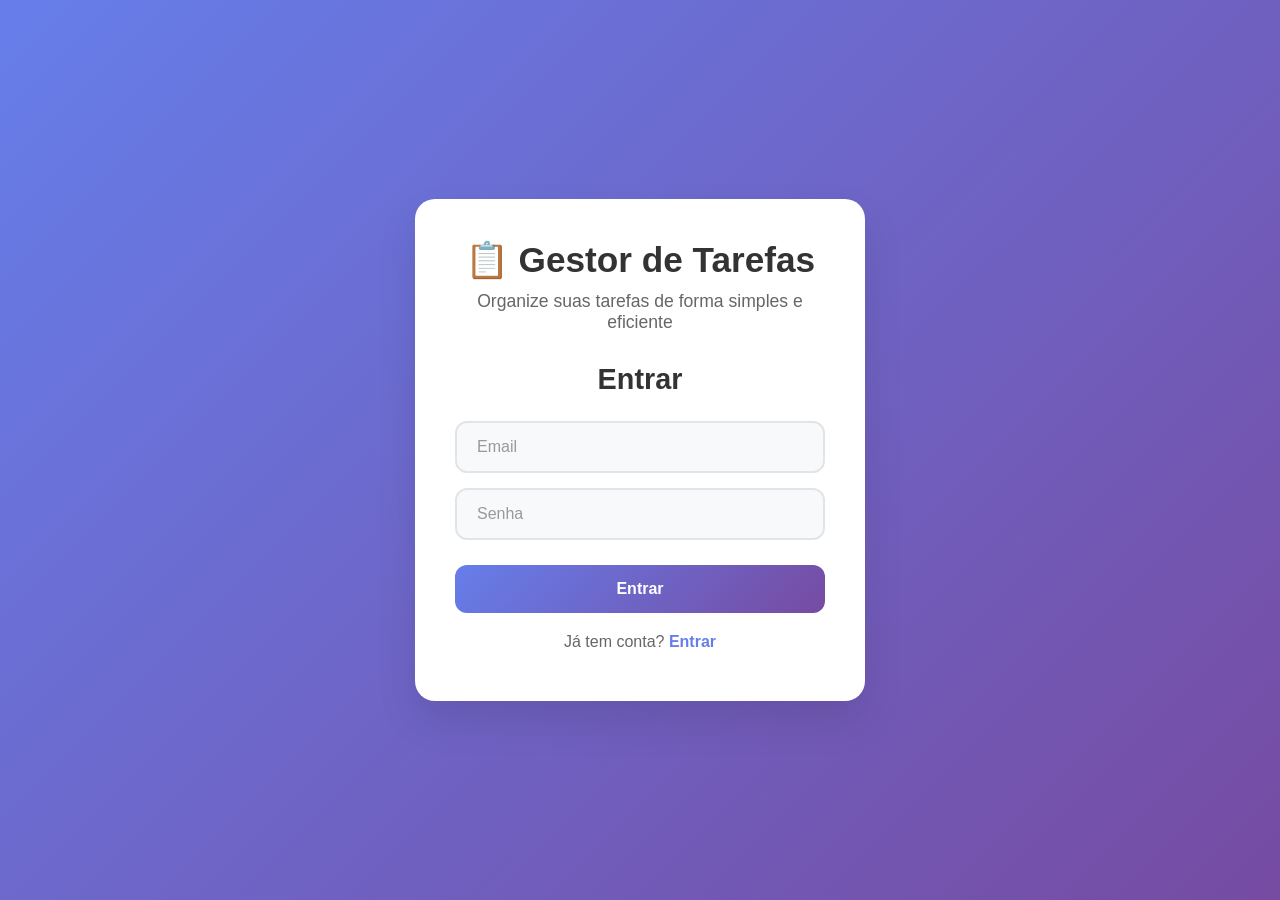
<file: frontend/index.html>
<!DOCTYPE html>
<html lang="pt-BR">

<head>
  <meta charset="UTF-8">
  <meta name="viewport" content="width=device-width, initial-scale=1.0">
  <title>Login - Gestor de Tarefas</title>
  <link rel="stylesheet" href="css/style.css">
</head>

<body>
  <div class="auth-container">
    <div class="container">
      <div class="logo">
        <h1>📋 Gestor de Tarefas</h1>
        <p>Organize suas tarefas de forma simples e eficiente</p>
      </div>

      <!-- Formulário de Login -->
      <form id="login-form" class="auth-form">
        <h2>Entrar</h2>
        <div class="input-group">
          <input type="email" id="login-email" placeholder="Email" required>
        </div>
        <div class="input-group">
          <input type="password" id="login-password" placeholder="Senha" required>
        </div>
        <button type="submit" class="btn-primary">Entrar</button>
      </form>

      <!-- Formulário de Cadastro -->
      <form id="register-form" class="auth-form hidden">
        <h2>Criar Conta</h2>
        <div class="input-group">
          <input type="text" id="register-name" placeholder="Nome completo" required>
        </div>
        <div class="input-group">
          <input type="email" id="register-email" placeholder="Email" required>
        </div>
        <div class="input-group">
          <input type="password" id="register-password" placeholder="Senha" required>
        </div>
        <div class="input-group">
          <input type="password" id="register-confirm-password" placeholder="Confirmar senha" required>
        </div>
        <div class="input-group">
          <input type="tel" id="register-phone" placeholder="WhatsApp (opcional)">
        </div>
        <button type="submit" class="btn-primary">Criar Conta</button>
      </form>

      <div class="auth-links">
        <p id="login-link">Já tem conta? <a href="#" onclick="toggleForms()">Entrar</a></p>
        <p id="register-link" class="hidden">Ainda não tem conta? <a href="#" onclick="toggleForms()">Cadastrar</a></p>
      </div>

      <div id="loading" class="loading hidden">
        <div class="spinner"></div>
        <p>Carregando...</p>
      </div>
    </div>
  </div>

  <script src="js/auth.js"></script>
</body>

</html>
</file>
<file: frontend/css/style.css>
/* 🌞 Modo Claro (padrão) */
* {
  box-sizing: border-box;
}

body {
  background: #f8f9fa;
  font-family: 'Segoe UI', Tahoma, Geneva, Verdana, sans-serif;
  margin: 0;
  padding: 0;
  min-height: 100vh;
  transition: all 0.3s ease;
}

/* Layout Mobile-First */
.app-container {
  display: flex;
  flex-direction: column;
  min-height: 100vh;
  max-width: 100%;
  margin: 0 auto;
}

/* Top Bar */
.top-bar {
  background: #ffffff;
  padding: 15px 20px;
  border-bottom: 1px solid #e1e5e9;
  position: sticky;
  top: 0;
  z-index: 100;
  box-shadow: 0 2px 4px rgba(0, 0, 0, 0.1);
}

.top-bar-content {
  display: flex;
  justify-content: center;
  align-items: center;
  max-width: 1200px;
  margin: 0 auto;
}

.app-title {
  font-size: 1.5em;
  font-weight: 600;
  color: #333;
  margin: 0;
  text-align: center;
}



/* Profile Modal */
.profile-modal {
  position: fixed;
  top: 0;
  left: 0;
  right: 0;
  bottom: 0;
  background: rgba(0, 0, 0, 0.5);
  display: flex;
  justify-content: center;
  align-items: center;
  z-index: 1000;
  opacity: 0;
  visibility: hidden;
  transition: all 0.3s ease;
}

.profile-modal.show {
  opacity: 1;
  visibility: visible;
}

.profile-content {
  background: #ffffff;
  border-radius: 20px;
  padding: 30px;
  max-width: 400px;
  width: 90%;
  box-shadow: 0 20px 40px rgba(0, 0, 0, 0.2);
  transform: translateY(-20px);
  transition: all 0.3s ease;
}

.profile-modal.show .profile-content {
  transform: translateY(0);
}

.profile-header {
  text-align: center;
  margin-bottom: 30px;
}

.profile-avatar {
  width: 80px;
  height: 80px;
  border-radius: 50%;
  background: linear-gradient(135deg, #667eea 0%, #764ba2 100%);
  display: flex;
  align-items: center;
  justify-content: center;
  margin: 0 auto 15px;
  font-size: 2em;
  color: white;
}

.profile-name {
  font-size: 1.5em;
  font-weight: 600;
  color: #333;
  margin-bottom: 5px;
}

.profile-email {
  color: #666;
  font-size: 0.9em;
}

.profile-actions {
  display: flex;
  flex-direction: column;
  gap: 15px;
}

.profile-action {
  display: flex;
  align-items: center;
  gap: 15px;
  padding: 15px;
  border: none;
  background: #f8f9fa;
  border-radius: 12px;
  cursor: pointer;
  transition: all 0.3s ease;
  text-align: left;
  width: 100%;
}

.profile-action:hover {
  background: #e9ecef;
  transform: translateY(-1px);
}

.profile-action .icon {
  font-size: 1.2em;
  width: 24px;
  text-align: center;
}

.profile-action .text {
  flex: 1;
}

.profile-action .label {
  font-weight: 600;
  color: #333;
  margin-bottom: 2px;
}

.profile-action .description {
  font-size: 0.9em;
  color: #666;
}

.profile-action .toggle {
  width: 50px;
  height: 24px;
  background: #ccc;
  border-radius: 12px;
  position: relative;
  transition: all 0.3s ease;
}

.profile-action .toggle.active {
  background: #667eea;
}

.profile-action .toggle::after {
  content: '';
  position: absolute;
  top: 2px;
  left: 2px;
  width: 20px;
  height: 20px;
  background: white;
  border-radius: 50%;
  transition: all 0.3s ease;
}

.profile-action .toggle.active::after {
  transform: translateX(26px);
}

.profile-close {
  position: absolute;
  top: 15px;
  right: 15px;
  background: none;
  border: none;
  font-size: 1.5em;
  color: #666;
  cursor: pointer;
  padding: 5px;
  border-radius: 50%;
  transition: all 0.3s ease;
}

.profile-close:hover {
  background: #f8f9fa;
  color: #333;
}

/* Filtros */
.filters-container {
  background: #ffffff;
  padding: 15px 20px;
  border-bottom: 1px solid #e1e5e9;
  overflow-x: auto;
  white-space: nowrap;
}

.filters-content {
  display: flex;
  justify-content: space-between;
  align-items: center;
  max-width: 1200px;
  margin: 0 auto;
  gap: 20px;
}

.filters {
  display: flex;
  gap: 15px;
  padding: 0;
  list-style: none;
  margin: 0;
}

.filter-item {
  flex-shrink: 0;
}

.filter-btn {
  padding: 8px 16px;
  border: none;
  background: transparent;
  color: #666;
  border-radius: 20px;
  cursor: pointer;
  transition: all 0.3s ease;
  font-size: 14px;
  font-weight: 500;
  white-space: nowrap;
}

.filter-btn:hover,
.filter-btn.active {
  background: #667eea;
  color: white;
}

/* Search Wrapper */
.search-wrapper {
  flex-shrink: 0;
  min-width: 250px;
}

.search-input {
  width: 100%;
  padding: 8px 16px;
  border: 1px solid #e1e5e9;
  border-radius: 20px;
  font-size: 14px;
  background: #f8f9fa;
  transition: all 0.3s ease;
}

.search-input:focus {
  outline: none;
  border-color: #667eea;
  background: #ffffff;
  box-shadow: 0 0 0 3px rgba(102, 126, 234, 0.1);
}

/* Main Content */
.main-content {
  flex: 1;
  padding: 20px;
  background: #f8f9fa;
  overflow-y: auto;
}

.content-wrapper {
  max-width: 1200px;
  margin: 0 auto;
}

/* Task List */
.task-list {
  list-style: none;
  padding: 0;
  margin: 0;
  display: flex;
  flex-direction: column;
  gap: 15px;
}

.task-item {
  background: #ffffff;
  border-radius: 12px;
  padding: 20px;
  box-shadow: 0 2px 8px rgba(0, 0, 0, 0.1);
  transition: all 0.3s ease;
  border-left: 4px solid #e1e5e9;
}

.task-item:hover {
  transform: translateY(-2px);
  box-shadow: 0 4px 16px rgba(0, 0, 0, 0.15);
}

.task-item.vencida {
  border-left-color: #dc3545;
  background: #fff5f5;
}

.task-info {
  margin-bottom: 15px;
}

.task-name {
  font-size: 18px;
  font-weight: 600;
  color: #333;
  margin-bottom: 8px;
  line-height: 1.4;
}

.task-meta {
  display: flex;
  gap: 15px;
  align-items: center;
  flex-wrap: wrap;
  font-size: 14px;
  color: #666;
}

.task-description {
  color: #666;
  font-size: 14px;
  line-height: 1.5;
  margin-top: 10px;
}

.task-actions {
  display: flex;
  gap: 10px;
  justify-content: flex-end;
}

/* Status Badges */
.status-badge {
  padding: 4px 12px;
  border-radius: 20px;
  font-size: 12px;
  font-weight: 600;
  text-transform: uppercase;
}

.status-pendente {
  background: #fff3cd;
  color: #856404;
}

.status-andamento {
  background: #d1ecf1;
  color: #0c5460;
}

.status-concluida {
  background: #d4edda;
  color: #155724;
}

/* Bottom Navigation */
.bottom-nav {
  background: #ffffff;
  border-top: 1px solid #e1e5e9;
  padding: 15px 20px;
  position: sticky;
  bottom: 0;
  z-index: 100;
  box-shadow: 0 -2px 4px rgba(0, 0, 0, 0.1);
}

.bottom-nav-content {
  display: flex;
  justify-content: space-between;
  align-items: center;
  max-width: 1200px;
  margin: 0 auto;
}

.nav-item {
  display: flex;
  flex-direction: column;
  align-items: center;
  gap: 5px;
  padding: 10px;
  border: none;
  background: transparent;
  color: #666;
  cursor: pointer;
  transition: all 0.3s ease;
  border-radius: 8px;
  min-width: 80px;
}

.nav-item:hover,
.nav-item.active {
  color: #667eea;
  background: rgba(102, 126, 234, 0.1);
}

.nav-item .icon {
  font-size: 20px;
}

.nav-item .label {
  font-size: 12px;
  font-weight: 500;
}

.nav-item.primary {
  background: linear-gradient(135deg, #667eea 0%, #764ba2 100%);
  color: white;
  padding: 12px 20px;
  border-radius: 25px;
  box-shadow: 0 4px 12px rgba(102, 126, 234, 0.3);
}

.nav-item.primary:hover {
  transform: translateY(-2px);
  box-shadow: 0 6px 16px rgba(102, 126, 234, 0.4);
}

/* Buttons */
.btn {
  padding: 10px 16px;
  border: none;
  border-radius: 8px;
  cursor: pointer;
  font-size: 14px;
  font-weight: 500;
  transition: all 0.3s ease;
  text-decoration: none;
  display: inline-flex;
  align-items: center;
  gap: 8px;
}

.btn-secondary {
  background: #f8f9fa;
  color: #333;
  border: 1px solid #e1e5e9;
}

.btn-secondary:hover {
  background: #e9ecef;
  transform: translateY(-1px);
}

.btn-success {
  background: linear-gradient(135deg, #28a745 0%, #20c997 100%);
  color: white;
}

.btn-success:hover {
  transform: translateY(-1px);
  box-shadow: 0 4px 12px rgba(40, 167, 69, 0.3);
}

.btn-danger {
  background: linear-gradient(135deg, #dc3545 0%, #fd7e14 100%);
  color: white;
}

.btn-danger:hover {
  transform: translateY(-1px);
  box-shadow: 0 4px 12px rgba(220, 53, 69, 0.3);
}

/* Empty State */
.empty-state {
  text-align: center;
  padding: 60px 20px;
  color: #666;
}

.empty-icon {
  font-size: 4em;
  margin-bottom: 20px;
  opacity: 0.5;
}

.empty-state h3 {
  margin-bottom: 10px;
  color: #333;
}

.empty-state p {
  margin-bottom: 30px;
  color: #666;
}

/* Loading */
.loading {
  display: flex;
  flex-direction: column;
  justify-content: center;
  align-items: center;
  padding: 40px 20px;
}

.spinner {
  width: 40px;
  height: 40px;
  border: 4px solid #f3f3f3;
  border-top: 4px solid #667eea;
  border-radius: 50%;
  animation: spin 1s linear infinite;
  margin-bottom: 15px;
}

@keyframes spin {
  0% {
    transform: rotate(0deg);
  }

  100% {
    transform: rotate(360deg);
  }
}

/* Auth Pages */
.auth-container {
  min-height: 100vh;
  display: flex;
  justify-content: center;
  align-items: center;
  background: linear-gradient(135deg, #667eea 0%, #764ba2 100%);
  padding: 20px;
}

.container {
  background: #ffffff;
  padding: 40px;
  border-radius: 20px;
  box-shadow: 0 20px 40px rgba(0, 0, 0, 0.1);
  text-align: center;
  max-width: 450px;
  width: 100%;
  transition: all 0.3s ease;
  position: relative;
}

.logo {
  margin-bottom: 30px;
}

.logo h1 {
  color: #333;
  margin: 0 0 10px 0;
  font-size: 2.2em;
  font-weight: 700;
}

.logo p {
  color: #666;
  margin: 0;
  font-size: 1.1em;
}

.auth-form {
  margin-bottom: 20px;
  transition: all 0.3s ease;
}

.auth-form.hidden {
  display: none;
}

.auth-form h2 {
  color: #333;
  margin-bottom: 25px;
  font-size: 1.8em;
  font-weight: 600;
}

.input-group {
  margin-bottom: 15px;
  position: relative;
}

input {
  width: 100%;
  padding: 15px 20px;
  border: 2px solid #e1e5e9;
  border-radius: 12px;
  font-size: 16px;
  transition: all 0.3s ease;
  background: #f8f9fa;
}

input:focus {
  outline: none;
  border-color: #667eea;
  background: #fff;
  box-shadow: 0 0 0 3px rgba(102, 126, 234, 0.1);
}

input::placeholder {
  color: #999;
}

.btn-primary {
  width: 100%;
  padding: 15px;
  background: linear-gradient(135deg, #667eea 0%, #764ba2 100%);
  color: white;
  border: none;
  border-radius: 12px;
  font-size: 16px;
  font-weight: 600;
  cursor: pointer;
  transition: all 0.3s ease;
  margin-top: 10px;
}

.btn-primary:hover {
  transform: translateY(-2px);
  box-shadow: 0 10px 20px rgba(102, 126, 234, 0.3);
}

.btn-primary:active {
  transform: translateY(0);
}

.auth-links {
  margin-top: 20px;
}

.auth-links p {
  margin: 10px 0;
  color: #666;
}

.auth-links a {
  color: #667eea;
  text-decoration: none;
  font-weight: 600;
  transition: color 0.3s ease;
}

.auth-links a:hover {
  color: #764ba2;
}

.hidden {
  display: none !important;
}

/* Task Form */
.task-form {
  max-width: 600px;
  width: 100%;
  background: #fff;
  border-radius: 20px;
  padding: 30px;
  box-shadow: 0 20px 40px rgba(0, 0, 0, 0.1);
  margin: 20px auto;
}

.form-group {
  margin-bottom: 20px;
}

.form-group label {
  display: block;
  margin-bottom: 8px;
  color: #333;
  font-weight: 600;
}

.form-group input,
.form-group select,
.form-group textarea {
  width: 100%;
  padding: 15px;
  border: 2px solid #e1e5e9;
  border-radius: 12px;
  font-size: 16px;
  transition: all 0.3s ease;
  background: #f8f9fa;
}

.form-group textarea {
  resize: vertical;
  min-height: 100px;
}

.form-actions {
  display: flex;
  gap: 15px;
  margin-top: 30px;
  flex-wrap: wrap;
}

.form-actions .btn {
  flex: 1;
  min-width: 120px;
}

/* 🌙 Modo Escuro */
body.dark {
  background: #1e1e2f;
  color: #f4f7fb;
}

body.dark .top-bar,
body.dark .filters-container,
body.dark .bottom-nav {
  background: #2a2a3d;
  border-color: #555;
}

body.dark .task-item {
  background: #2a2a3d;
  border-color: #555;
}

body.dark .task-item:hover {
  background: #3b3b4f;
}

body.dark .search-input {
  background: #3b3b4f;
  border-color: #555;
  color: #f4f7fb;
}

body.dark .search-input:focus {
  background: #4a4a5f;
  border-color: #4a90e2;
}

body.dark .search-input {
  background: #3b3b4f;
  border-color: #555;
  color: #f4f7fb;
}

body.dark .search-input:focus {
  background: #4a4a5f;
  border-color: #4a90e2;
}

body.dark .filter-btn {
  color: #b0b0b0;
}

body.dark .filter-btn:hover,
body.dark .filter-btn.active {
  background: #4a90e2;
}

body.dark .nav-item {
  color: #b0b0b0;
}

body.dark .nav-item:hover,
body.dark .nav-item.active {
  color: #4a90e2;
  background: rgba(74, 144, 226, 0.1);
}

body.dark .container,
body.dark .task-form {
  background: #2a2a3d;
  color: #f4f7fb;
}

body.dark .logo h1,
body.dark .auth-form h2,
body.dark .app-title {
  color: #f4f7fb;
}

body.dark .logo p,
body.dark .auth-links p {
  color: #b0b0b0;
}

body.dark input,
body.dark select,
body.dark textarea {
  background: #3b3b4f;
  border-color: #555;
  color: #f4f7fb;
}

body.dark input:focus,
body.dark select:focus,
body.dark textarea:focus {
  border-color: #4a90e2;
  background: #4a4a5f;
}

body.dark .btn-secondary {
  background: #3b3b4f;
  color: #f4f7fb;
  border-color: #555;
}

body.dark .btn-secondary:hover {
  background: #4a4a5f;
}

body.dark .empty-state h3 {
  color: #b0b0b0;
}

body.dark .empty-state p {
  color: #888;
}

body.dark .task-description {
  color: #b0b0b0;
}

/* Profile Modal Dark Mode */
body.dark .profile-content {
  background: #2a2a3d;
  color: #f4f7fb;
}

body.dark .profile-name {
  color: #f4f7fb;
}

body.dark .profile-email {
  color: #b0b0b0;
}

body.dark .profile-action {
  background: #3b3b4f;
}

body.dark .profile-action:hover {
  background: #4a4a5f;
}

body.dark .profile-action .label {
  color: #f4f7fb;
}

body.dark .profile-action .description {
  color: #b0b0b0;
}

body.dark .profile-close {
  color: #b0b0b0;
}

body.dark .profile-close:hover {
  background: #3b3b4f;
  color: #f4f7fb;
}

/* 📱 Responsividade */
@media (max-width: 768px) {

  .top-bar,
  .filters-container,
  .bottom-nav {
    padding: 15px;
  }

  .filters-content {
    flex-direction: column;
    gap: 15px;
    align-items: stretch;
  }

  .search-wrapper {
    min-width: auto;
  }

  .main-content {
    padding: 15px;
  }

  .task-item {
    padding: 15px;
  }

  .task-actions {
    flex-direction: column;
  }

  .task-actions .btn {
    width: 100%;
  }

  .form-actions {
    flex-direction: column;
  }

  .container,
  .task-form {
    padding: 20px;
    margin: 10px;
  }

  .filters {
    gap: 10px;
  }

  .filter-btn {
    padding: 6px 12px;
    font-size: 13px;
  }
}

@media (max-width: 480px) {
  .logo h1 {
    font-size: 1.8em;
  }

  .auth-form h2 {
    font-size: 1.5em;
  }

  .app-title {
    font-size: 1.3em;
  }

  .nav-item {
    min-width: 60px;
    padding: 8px;
  }

  .nav-item .icon {
    font-size: 18px;
  }

  .nav-item .label {
    font-size: 11px;
  }
}
</file>
